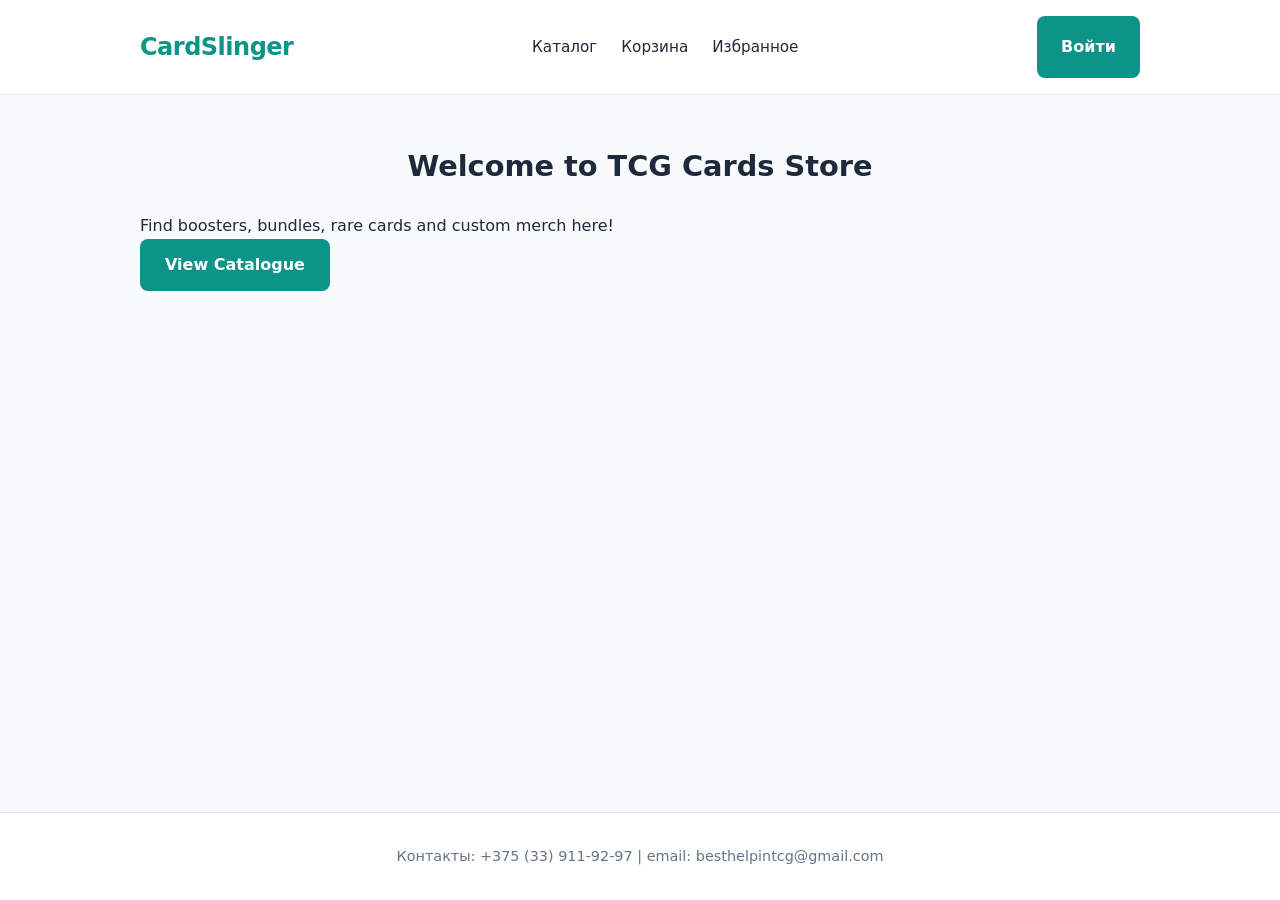
<file: index.html>
<!doctype html>
<html lang="ru">
<head>
    <link rel="icon" href="data:,">
    <meta charset="utf-8" />
    <meta name="viewport" content="width=device-width,initial-scale=1" />
    <title>My Store</title>
    <link rel="stylesheet" href="./css/styles.css">
</head>
<body>
    <header id="main-header">
    <nav class="container nav-bar">
        <div class="logo" onclick="window.location.hash = '#/home'">CardSlinger</div>
        <div class="nav-links">
            <a href="#/catalogue">Каталог</a>
            <a href="#/cart">Корзина</a>
            <a href="#/favorites">Избранное</a>
        </div>
        <div id="auth-zone">
           <a href="#/login" class="button" style="text-decoration: none; display: inline-block; text-align: center; line-height: 2.4;">Войти</a>
        </div>
    </nav>
</header>

    <main id="app-content" class="container">
        
    </main>

    <footer class="main-footer">
        <div class="container">
            <p>Контакты: +375 (33) 911-92-97 | email: besthelpintcg@gmail.com</p>
        </div>
    </footer>

    <script src="./auth.js"></script> 
    <script src="./views.js"></script>
    <script src="./app.js"></script>


    <div id="adminModal" class="modal" style="display:none;">
  <div class="modal-content">
    <span class="close-modal" onclick="closeAdminModal()">&times;</span>
    <h3 id="modalTitle">Edit</h3>
    <form id="modalForm" onsubmit="saveAdminForm(event)">
      <div id="modalFields"></div>
      <button type="submit" class="btn">Save</button>
    </form>
  </div>
</div>
    <div id="customAlertModal" class="modal" style="display:none; position:fixed; top:0; left:0; width:100%; height:100%; background:rgba(0,0,0,0.6); z-index:9999; justify-content:center; align-items:center;">
        <div class="modal-content" style="background:white; padding:25px; border-radius:12px; width:90%; max-width:400px; text-align:center; box-shadow: 0 4px 20px rgba(0,0,0,0.3); border:none;">
            <h3 style="margin-bottom: 12px; color: var(--text-main);">Уведомление</h3>
            <p id="customAlertMessage" style="font-size:1rem; margin-bottom:20px; color:var(--text-muted); line-height:1.5;"></p>
            <button class="btn" onclick="closeCustomAlert()" style="padding:10px 30px; width:100%; border-radius:8px;">OK</button>
        </div>
    </div>
</body>
</html>
</file>
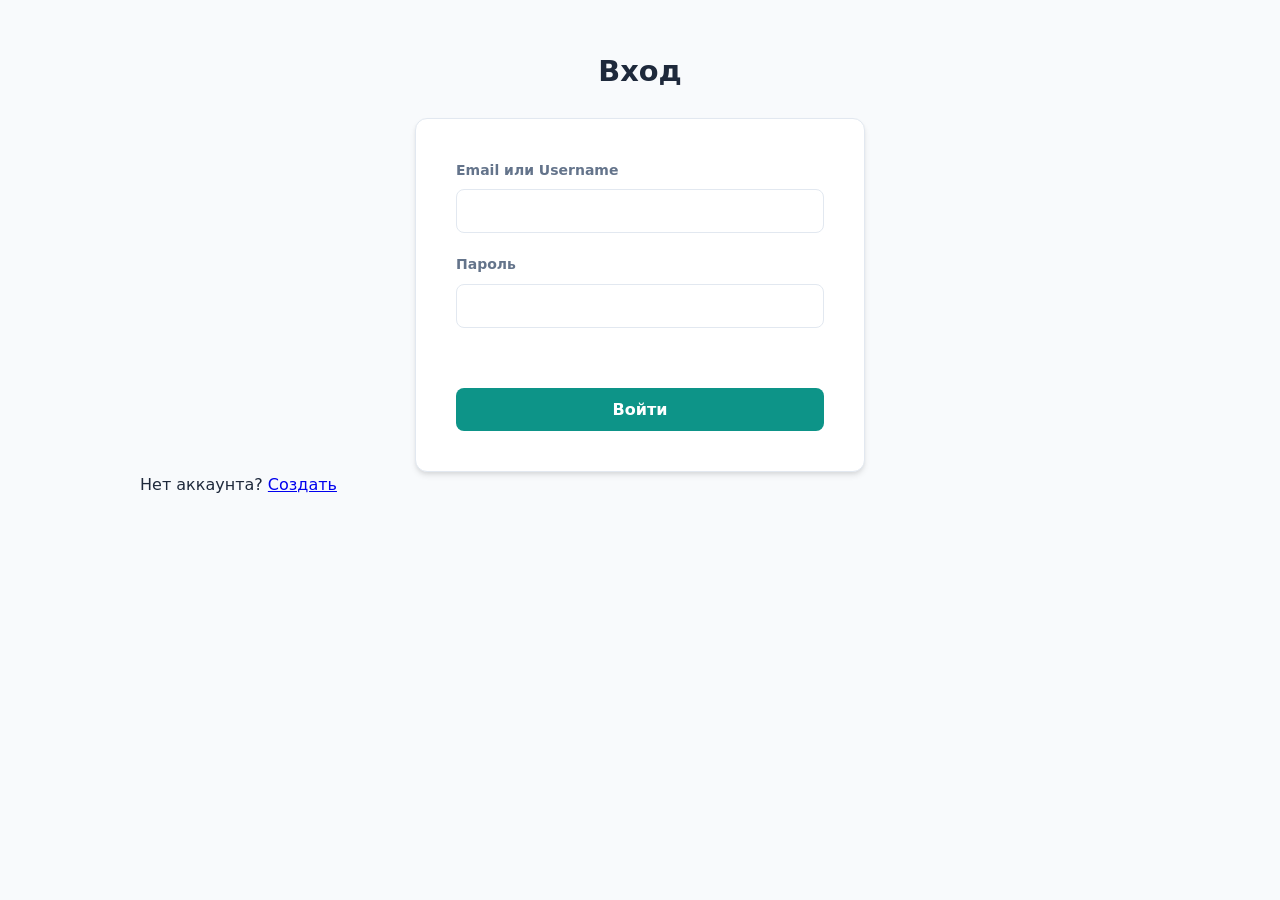
<file: auth-backend/target/classes/static/index.html>
<!doctype html>
<html lang="ru">
<head>
    <meta charset="utf-8" />
    <meta name="viewport" content="width=device-width,initial-scale=1" />
    <title>My SPA Auth</title>
    <link rel="stylesheet" href="/css/styles.css">
</head>
<body>
    <main class="container">
        
        <section id="view-login" class="spa-view">
            <h1>Вход</h1>
            <form id="loginForm" class="card">
                <div class="form-row">
                    <label for="login-email">Email или Username</label>
                    <input id="login-email" type="text" required />
                </div>
                <div class="form-row">
                    <label for="login-password">Пароль</label>
                    <input id="login-password" type="password" required />
                </div>
                <div id="login-message" class="message"></div>
                <button class="button" type="submit">Войти</button>
            </form>
            <p class="footer-links">Нет аккаунта? <a href="#" onclick="router.navigate('register')">Создать</a></p>
        </section>

        <section id="view-register" class="spa-view" style="display:none">
            <h1>Регистрация</h1>
            <form id="registerForm" class="card">
                <div class="form-row">
                    <label for="reg-name">Имя пользователя</label>
                    <input id="reg-name" type="text" required />
                </div>
                <div class="form-row">
                    <label for="reg-email">Email</label>
                    <input id="reg-email" type="email" required />
                </div>
                <div class="form-row">
                    <label for="reg-password">Пароль</label>
                    <input id="reg-password" type="password" minlength="6" required />
                </div>
                <div id="register-message" class="message"></div>
                <button class="button" type="submit">Зарегистрироваться</button>
            </form>
            <p class="footer-links">Уже есть аккаунт? <a href="#" onclick="router.navigate('login')">Войти</a></p>
        </section>

        <section id="view-profile" class="spa-view" style="display:none">
            <h1>Профиль</h1>
            <div id="profile-content" class="card">
                <p>Загрузка данных...</p>
            </div>
            <button id="logoutBtn" class="button secondary">Выйти</button>
        </section>

    </main>

    <script src="/auth.js"></script> 
    <script src="/app.js"></script>
</body>
</html>
</file>
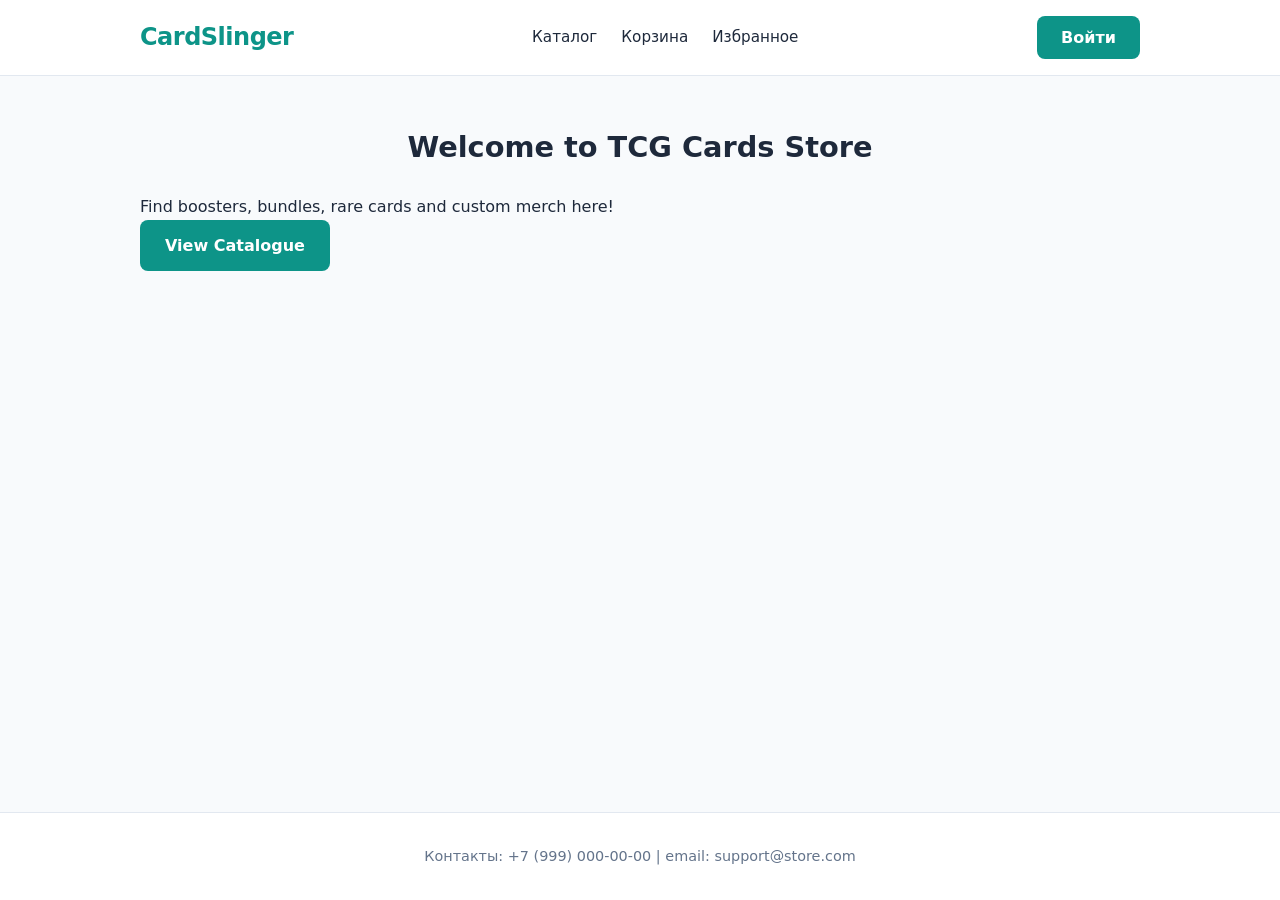
<file: auth-backend/auth-backend/target/classes/static/index.html>
<!doctype html>
<html lang="ru">
<head>
    <link rel="icon" href="data:,">
    <meta charset="utf-8" />
    <meta name="viewport" content="width=device-width,initial-scale=1" />
    <title>My Store</title>
    <link rel="stylesheet" href="./css/styles.css">
</head>
<body>
    <header id="main-header">
    <nav class="container nav-bar">
        <div class="logo" onclick="window.location.hash = 'home'">CardSlinger</div>
        <div class="nav-links">
            <a href="#catalogue">Каталог</a>
            <a href="#cart">Корзина</a>
            <a href="#favorites">Избранное</a>
        </div>
        <div id="auth-zone">
           <a href="#login" class="button" style="text-decoration: none; display: inline-block; text-align: center; line-height: 2.4;">Войти</a>
        </div>
    </nav>
</header>

    <main id="app-content" class="container">
        
    </main>

    <footer class="main-footer">
        <div class="container">
            <p>Контакты: +7 (999) 000-00-00 | email: support@store.com</p>
        </div>
    </footer>

    <script src="./auth.js"></script> 
    <script src="./views.js"></script>
    <script src="./app.js"></script>


    <div id="adminModal" class="modal" style="display:none;">
  <div class="modal-content">
    <span class="close-modal" onclick="closeAdminModal()">&times;</span>
    <h3 id="modalTitle">Edit</h3>
    <form id="modalForm" onsubmit="saveAdminForm(event)">
      <div id="modalFields"></div>
      <button type="submit" class="btn">Save</button>
    </form>
  </div>
</div>
    <div id="customAlertModal" class="modal" style="display:none; position:fixed; top:0; left:0; width:100%; height:100%; background:rgba(0,0,0,0.6); z-index:9999; justify-content:center; align-items:center;">
        <div class="modal-content" style="background:white; padding:25px; border-radius:12px; width:90%; max-width:400px; text-align:center; box-shadow: 0 4px 20px rgba(0,0,0,0.3); border:none;">
            <h3 style="margin-bottom: 12px; color: var(--text-main);">Уведомление</h3>
            <p id="customAlertMessage" style="font-size:1rem; margin-bottom:20px; color:var(--text-muted); line-height:1.5;"></p>
            <button class="btn" onclick="closeCustomAlert()" style="padding:10px 30px; width:100%; border-radius:8px;">OK</button>
        </div>
    </div>
</body>
</html>
</file>
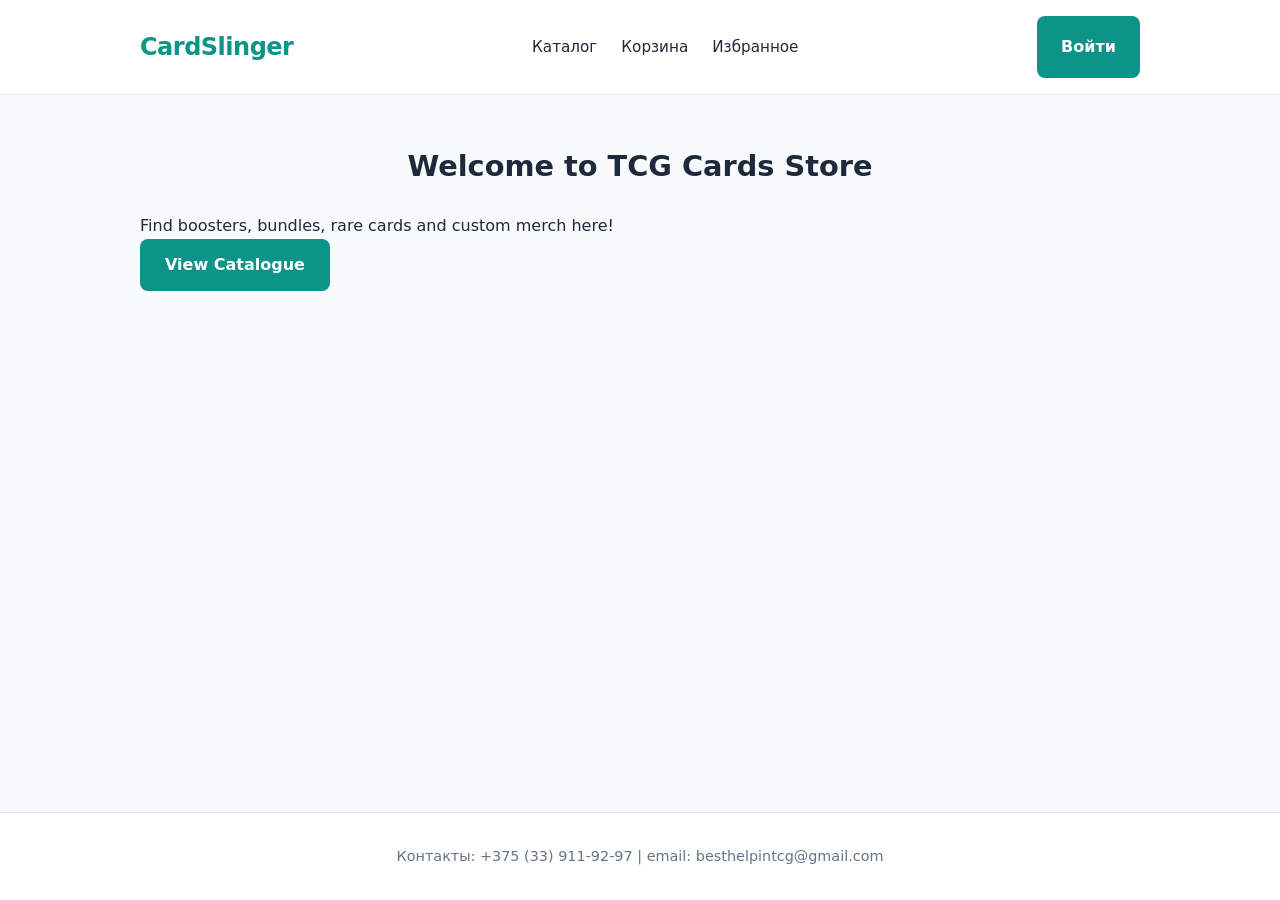
<file: auth-backend/auth-backend/src/main/resources/static/index.html>
<!doctype html>
<html lang="ru">
<head>
    <link rel="icon" href="data:,">
    <meta charset="utf-8" />
    <meta name="viewport" content="width=device-width,initial-scale=1" />
    <title>My Store</title>
    <link rel="stylesheet" href="./css/styles.css">
</head>
<body>
    <header id="main-header">
    <nav class="container nav-bar">
        <div class="logo" onclick="window.location.hash = '#/home'">CardSlinger</div>
        <div class="nav-links">
            <a href="#/catalogue">Каталог</a>
            <a href="#/cart">Корзина</a>
            <a href="#/favorites">Избранное</a>
        </div>
        <div id="auth-zone">
           <a href="#/login" class="button" style="text-decoration: none; display: inline-block; text-align: center; line-height: 2.4;">Войти</a>
        </div>
    </nav>
</header>

    <main id="app-content" class="container">
        
    </main>

    <footer class="main-footer">
        <div class="container">
            <p>Контакты: +375 (33) 911-92-97 | email: besthelpintcg@gmail.com</p>
        </div>
    </footer>

    <script src="./auth.js"></script> 
    <script src="./views.js"></script>
    <script src="./app.js"></script>


    <div id="adminModal" class="modal" style="display:none;">
  <div class="modal-content">
    <span class="close-modal" onclick="closeAdminModal()">&times;</span>
    <h3 id="modalTitle">Edit</h3>
    <form id="modalForm" onsubmit="saveAdminForm(event)">
      <div id="modalFields"></div>
      <button type="submit" class="btn">Save</button>
    </form>
  </div>
</div>
    <div id="customAlertModal" class="modal" style="display:none; position:fixed; top:0; left:0; width:100%; height:100%; background:rgba(0,0,0,0.6); z-index:9999; justify-content:center; align-items:center;">
        <div class="modal-content" style="background:white; padding:25px; border-radius:12px; width:90%; max-width:400px; text-align:center; box-shadow: 0 4px 20px rgba(0,0,0,0.3); border:none;">
            <h3 style="margin-bottom: 12px; color: var(--text-main);">Уведомление</h3>
            <p id="customAlertMessage" style="font-size:1rem; margin-bottom:20px; color:var(--text-muted); line-height:1.5;"></p>
            <button class="btn" onclick="closeCustomAlert()" style="padding:10px 30px; width:100%; border-radius:8px;">OK</button>
        </div>
    </div>
</body>
</html>
</file>
<file: css/styles.css>
:root {    
    --primary-color: #0d9488;      
    --primary-hover: #0f766e;    
    --secondary-bg: #f8fafc;          
    --card-bg: #ffffff;    
    --text-main: #1e293b;    
    --text-muted: #64748b;    
    --danger: #ef4444;    
    --success: #10b981;    
    --border-color: #e2e8f0;    
    --radius: 12px;    
    --shadow: 0 4px 6px -1px rgba(0, 0, 0, 0.1), 0 2px 4px -1px rgba(0, 0, 0, 0.06);    
    --container-width: 1000px;
}
* {    
    box-sizing: border-box;    
    margin: 0;    
    padding: 0;
}
body {    
    font-family: 'Inter', system-ui, -apple-system, sans-serif;    
    background-color: var(--secondary-bg);    
    color: var(--text-main);    
    line-height: 1.6;    
    display: flex;    
    flex-direction: column;    
    min-height: 100vh;
}
header {    
    background-color: var(--card-bg);    
    border-bottom: 1px solid var(--border-color);    
    padding: 1rem 0;    
    position: sticky;    
    top: 0;    
    z-index: 1000;
}
.nav-bar {    
    display: flex;    
    justify-content: space-between;    
    align-items: center;
}
.logo {    
    font-weight: 800;    
    font-size: 1.5rem;    
    color: var(--primary-color);    
    cursor: pointer;    
    letter-spacing: -0.5px;
}
.nav-links {    
    display: flex;    
    gap: 1.5rem;
}
.nav-links a {    
    text-decoration: none;    
    color: var(--text-main);    
    font-weight: 500;    
    font-size: 0.95rem;    
    transition: color 0.2s;
}
.nav-links a:hover {    
    color: var(--primary-color);
}
.container {    
    width: 90%;    
    max-width: var(--container-width);    
    margin: 0 auto;
}
main {    
    flex-grow: 1;    
    padding: 3rem 0;
}
.card {    
    background: var(--card-bg);    
    padding: 2.5rem;    
    border-radius: var(--radius);    
    box-shadow: var(--shadow);    
    border: 1px solid var(--border-color);    
    max-width: 450px;    
    margin: 0 auto;
}
h1 {    
    margin-bottom: 1.5rem;    
    font-size: 1.8rem;    
    text-align: center;
}
.form-row {    
    margin-bottom: 1.25rem;    
    display: flex;    
    flex-direction: column;
}
label {    
    font-size: 0.875rem;    
    font-weight: 600;    
    margin-bottom: 0.5rem;    
    color: var(--text-muted);
}
input, select, textarea {    
    padding: 0.75rem 1rem;    
    border: 1px solid var(--border-color);    
    border-radius: 8px;    
    font-size: 1rem;    
    transition: all 0.2s;
}
input:focus, select:focus, textarea:focus {    
    outline: none;    
    border-color: var(--primary-color);    
    box-shadow: 0 0 0 3px rgba(13, 148, 136, 0.15);
}
.button {    
    display: block;    
    width: 100%;    
    padding: 0.75rem 1.5rem;    
    background-color: var(--primary-color);    
    color: white;    
    border: none;    
    border-radius: 8px;    
    font-size: 1rem;    
    font-weight: 600;    
    cursor: pointer;    
    transition: background-color 0.2s, transform 0.1s;
}
.button:hover {    
    background-color: var(--primary-hover);
}
.button:active {
    transform: scale(0.98);
}
.button.secondary {    
    background-color: transparent;    
    color: var(--primary-color);    
    border: 1px solid var(--primary-color);
}
.button.secondary:hover {    
    background-color: rgba(13, 148, 136, 0.05);
}
.message {    
    margin: 1rem 0;    
    padding: 0.75rem;    
    border-radius: 6px;    
    font-size: 0.9rem;    
    text-align: center;
}
.message.error {    
    background-color: #fef2f2;    
    color: var(--danger);    
    border: 1px solid #fee2e2;
}
.main-footer {    
    background-color: var(--card-bg);    
    border-top: 1px solid var(--border-color);    
    padding: 2rem 0;    
    color: var(--text-muted);    
    font-size: 0.9rem;    
    text-align: center;
}

/* Carousel */
.carousel-container {  
    width: 100%;  
    height: 200px;  
    overflow: hidden;  
    position: relative;  
    background: #1e1e24;  
    margin-bottom: 20px;  
    border-radius: 8px;
}
.carousel-slide {  
    width: 100%;  
    height: 100%;  
    display: none;  
    position: absolute;  
    cursor: pointer;
}
.carousel-slide.active {  
    display: flex;  
    align-items: center;  
    justify-content: space-around;  
    padding: 20px;
}
.carousel-img {  
    height: 160px;  
    object-fit: contain;
}
.carousel-info {  
    color: #fff;
}

/* Catalogue */
.catalogue-layout {  
    display: flex;  
    gap: 20px;
}
.filters-sidebar {  
    width: 250px;  
    background: #f1f5f9;  
    padding: 20px;  
    border-radius: var(--radius);  
    height: fit-content;  
    border: 1px solid var(--border-color);
}
.items-grid {  
    display: grid;  
    grid-template-columns: repeat(4, 1fr);  
    gap: 20px;  
    flex: 1;
}
.product-card {  
    border: 1px solid var(--border-color);  
    border-radius: var(--radius);  
    padding: 15px;  
    text-align: center;  
    background: white;  
    cursor: pointer;  
    transition: transform 0.2s, box-shadow 0.2s;  
    box-shadow: 0 2px 4px rgba(0,0,0,0.02);
}
.product-card:hover {  
    transform: translateY(-5px);  
    box-shadow: var(--shadow);
}
.product-card img {  
    max-width: 100%;  
    height: 150px;  
    object-fit: contain;
}

/* List layout */
.list-item-row {  
    display: flex;  
    align-items: center;  
    border-bottom: 1px solid var(--border-color);  
    padding: 15px 0;
}
.list-item-left {  
    width: 120px;
}
.list-item-left img {  
    width: 100px;  
    height: 100px;  
    object-fit: contain;
}
.list-item-right {  
    flex: 1;  
    padding-left: 20px;  
    display: flex;  
    justify-content: space-between;  
    align-items: center;
}

/* Admin & Modals */
.admin-tabs {  
    display: flex;  
    gap: 10px;  
    margin-bottom: 20px;
}
.tab-btn {  
    padding: 10px 20px;  
    cursor: pointer;  
    border: 1px solid var(--border-color);  
    background: #e2e8f0;  
    font-weight: 600;  
    border-radius: 8px;  
    color: var(--text-main);  
    transition: all 0.2s;
}
.tab-btn.active {  
    background: var(--primary-color);  
    color: white;  
    border-color: var(--primary-color);
}
.modal {  
    position: fixed;  
    top: 0; left: 0; width: 100%; height: 100%;  
    background: rgba(0,0,0,0.5);  
    display: flex; justify-content: center; align-items: center;  
    z-index: 1000;
}
.modal-content {  
    background: white; padding: 25px; border-radius: var(--radius); width: 500px; position: relative;  
    border: 1px solid var(--border-color);
}
.close-modal {  
    position: absolute; right: 15px; top: 10px; cursor: pointer; font-size: 24px;  
    color: var(--text-muted);
}
.form-group {  
    margin-bottom: 15px;
}
.form-group label {  
    display: block; margin-bottom: 5px;
}
.favorite-btn {    
    background: var(--danger);    
    border: none;    
    padding: 0.5rem 1rem;    
    cursor: pointer;    
    display: inline-flex;    
    align-items: center;    
    justify-content: center;    
    transition: all 0.2s ease;
    color: white;
    font-size: 0.875rem;
    font-weight: 600;
    border-radius: 8px;
}
.favorite-btn:hover {    
    background: #dc2626;    
    transform: translateY(-2px);
}
.favorite-btn.active {
    background: #991b1b;
}
.favorite-btn svg {    
    width: 24px;    
    height: 24px;    
    fill: none;     
    stroke: white;    
    stroke-width: 2;    
    transition: fill 0.3s ease, stroke 0.3s ease;
    margin-right: 4px;
}
.favorite-btn.active svg {    
    fill: white;     
    stroke: white; 
}

/* Button styles */
button, .btn, .btn-sm, .btn-danger, .list-item-right button, .table button {
    font-family: 'Inter', system-ui, -apple-system, sans-serif;
    font-weight: 600;
    cursor: pointer;
    border-radius: 8px;
    border: 1px solid transparent;
    transition: all 0.2s ease, transform 0.1s;
    outline: none;
    display: inline-flex;
    align-items: center;
    justify-content: center;
}
button:active, .btn:active, .btn-sm:active, .list-item-right button:active {
    transform: scale(0.96);
}
.btn {
    padding: 0.75rem 1.5rem;
    background-color: var(--primary-color);
    color: white;
    font-size: 1rem;
}
.btn:hover {
    background-color: var(--primary-hover);
}
.btn-sm {
    padding: 0.5rem 1rem;
    background-color: var(--primary-color);
    color: white;
    font-size: 0.875rem;
}
.btn-sm:hover {
    background-color: var(--primary-hover);
}
.list-item-right button, .table button {
    padding: 0.4rem 0.8rem;
    font-size: 0.9rem;
    background-color: #e2e8f0;
    color: var(--text-main);
    border: 1px solid var(--border-color);
}
.list-item-right button:hover, .table button:hover {
    background-color: #cbd5e1;
}
.btn-danger, .table .btn-danger, .list-item-right .btn-danger {
    background-color: var(--danger);
    color: white;
    border: none;
}
.btn-danger:hover, .table .btn-danger:hover, .list-item-right .btn-danger:hover {
    background-color: #dc2626;
}
.favorite-page-heart {
    display: flex;
    align-items: center;
    justify-content: center;
    width: 100px;
    height: 100px;
    background: #fff1f2;
    border-radius: var(--radius);
}
.table {
    width: 100%;
    margin-top: 10px;
}
.table th, .table td {
    padding: 12px;
    border-bottom: 1px solid var(--border-color);
}

/* Mobile responsive styles */
@media (max-width: 640px) {    
    .nav-bar {        
        flex-direction: column;        
        gap: 1rem;    
    }        
    .nav-links {        
        gap: 1rem;        
        flex-wrap: wrap;        
        justify-content: center;    
    }    
    main {        
        padding: 1.5rem 0;    
    }

    /* Carousel */
    .carousel-slide.active {
        flex-direction: column;
        text-align: center;
        padding: 15px;
    }
    .carousel-img {
        height: 120px;
        margin-bottom: 10px;
    }

    /* Catalogue & Sidebar */
    .catalogue-layout {
        flex-direction: column;
    }
    .filters-sidebar {
        width: 100%;
        margin-bottom: 1rem;
    }
    .items-grid {
        grid-template-columns: repeat(2, 1fr);
        gap: 15px;
    }

    /* Cart & Favorites List */
    .list-item-row {
        flex-direction: column;
        text-align: center;
        gap: 15px;
    }
    .list-item-left {
        width: 100%;
        display: flex;
        justify-content: center;
    }
    .list-item-right {
        padding-left: 0;
        flex-direction: column;
        gap: 15px;
        width: 100%;
    }

    /* Admin Tabs */
    .admin-tabs {
        flex-wrap: wrap;
        justify-content: center;
    }
    .tab-btn {
        flex: 1 1 45%;
        text-align: center;
    }

    /* Modals */
    .modal-content {
        width: 95%;
        padding: 20px;
    }

    /* Tables */
    .table {
        display: block;
        overflow-x: auto;
        white-space: nowrap;
    }
}

@media (max-width: 480px) {
    /* Narrow phones */
    .items-grid {
        grid-template-columns: 1fr;
    }
    .tab-btn {
        flex: 1 1 100%;
    }
}
</file>
<file: auth-backend/auth-backend/target/classes/static/css/styles.css>
:root {        --primary-color: #0d9488;          --primary-hover: #0f766e;        --secondary-bg: #f8fafc;              --card-bg: #ffffff;        --text-main: #1e293b;        --text-muted: #64748b;        --danger: #ef4444;        --success: #10b981;        --border-color: #e2e8f0;        --radius: 12px;        --shadow: 0 4px 6px -1px rgba(0, 0, 0, 0.1), 0 2px 4px -1px rgba(0, 0, 0, 0.06);        --container-width: 1000px;}* {        box-sizing: border-box;        margin: 0;        padding: 0;}body {        font-family: 'Inter', system-ui, -apple-system, sans-serif;        background-color: var(--secondary-bg);        color: var(--text-main);        line-height: 1.6;        display: flex;        flex-direction: column;        min-height: 100vh;}header {        background-color: var(--card-bg);        border-bottom: 1px solid var(--border-color);        padding: 1rem 0;        position: sticky;        top: 0;        z-index: 1000;}.nav-bar {        display: flex;        justify-content: space-between;        align-items: center;}.logo {        font-weight: 800;        font-size: 1.5rem;        color: var(--primary-color);        cursor: pointer;        letter-spacing: -0.5px;}.nav-links {        display: flex;        gap: 1.5rem;}.nav-links a {        text-decoration: none;        color: var(--text-main);        font-weight: 500;        font-size: 0.95rem;        transition: color 0.2s;}.nav-links a:hover {        color: var(--primary-color);}.container {        width: 90%;        max-width: var(--container-width);        margin: 0 auto;}main {        flex-grow: 1;        padding: 3rem 0;}.card {        background: var(--card-bg);        padding: 2.5rem;        border-radius: var(--radius);        box-shadow: var(--shadow);        border: 1px solid var(--border-color);        max-width: 450px;        margin: 0 auto;}h1 {        margin-bottom: 1.5rem;        font-size: 1.8rem;        text-align: center;}.form-row {        margin-bottom: 1.25rem;        display: flex;        flex-direction: column;}label {        font-size: 0.875rem;        font-weight: 600;        margin-bottom: 0.5rem;        color: var(--text-muted);}input, select, textarea {        padding: 0.75rem 1rem;        border: 1px solid var(--border-color);        border-radius: 8px;        font-size: 1rem;        transition: all 0.2s;}input:focus, select:focus, textarea:focus {        outline: none;        border-color: var(--primary-color);        box-shadow: 0 0 0 3px rgba(13, 148, 136, 0.15);}.button {        display: block;        width: 100%;        padding: 0.75rem 1.5rem;        background-color: var(--primary-color);        color: white;        border: none;        border-radius: 8px;        font-size: 1rem;        font-weight: 600;        cursor: pointer;        transition: background-color 0.2s, transform 0.1s;}.button:hover {        background-color: var(--primary-hover);}.button:active {    transform: scale(0.98);}.button.secondary {        background-color: transparent;        color: var(--primary-color);        border: 1px solid var(--primary-color);}.button.secondary:hover {        background-color: rgba(13, 148, 136, 0.05);}.message {        margin: 1rem 0;        padding: 0.75rem;        border-radius: 6px;        font-size: 0.9rem;        text-align: center;}.message.error {        background-color: #fef2f2;        color: var(--danger);        border: 1px solid #fee2e2;}.main-footer {        background-color: var(--card-bg);        border-top: 1px solid var(--border-color);        padding: 2rem 0;        color: var(--text-muted);        font-size: 0.9rem;        text-align: center;}@media (max-width: 640px) {        .nav-bar {                flex-direction: column;                gap: 1rem;        }            .nav-links {                gap: 1rem;                flex-wrap: wrap;                justify-content: center;        }        main {                padding: 1.5rem 0;        }}/* --- Carousel Style --- */.carousel-container {      width: 100%;      height: 200px;      overflow: hidden;      position: relative;      background: #1e1e24;      margin-bottom: 20px;      border-radius: 8px;}.carousel-slide {      width: 100%;      height: 100%;      display: none;      position: absolute;      cursor: pointer;}.carousel-slide.active {      display: flex;      align-items: center;      justify-content: space-around;      padding: 20px;}.carousel-img {      height: 160px;      object-fit: contain;}.carousel-info {      color: #fff;}/* --- Catalogue Grid Style --- */.catalogue-layout {      display: flex;      gap: 20px;}.filters-sidebar {      width: 250px;      background: #f1f5f9;      padding: 20px;      border-radius: var(--radius);      height: fit-content;      border: 1px solid var(--border-color);}.items-grid {      display: grid;      grid-template-columns: repeat(4, 1fr);      gap: 20px;      flex: 1;}.product-card {      border: 1px solid var(--border-color);      border-radius: var(--radius);      padding: 15px;      text-align: center;      background: white;      cursor: pointer;      transition: transform 0.2s, box-shadow 0.2s;      box-shadow: 0 2px 4px rgba(0,0,0,0.02);}.product-card:hover {      transform: translateY(-5px);      box-shadow: var(--shadow);}.product-card img {      max-width: 100%;      height: 150px;      object-fit: contain;}/* --- Cart & Favorites Row Layout --- */.list-item-row {      display: flex;      align-items: center;      border-bottom: 1px solid var(--border-color);      padding: 15px 0;}.list-item-left {      width: 120px;}.list-item-left img {      width: 100px;      height: 100px;      object-fit: contain;}.list-item-right {      flex: 1;      padding-left: 20px;      display: flex;      justify-content: space-between;      align-items: center;}/* --- Admin Tabs & Modals --- */.admin-tabs {      display: flex;      gap: 10px;      margin-bottom: 20px;}.tab-btn {      padding: 10px 20px;      cursor: pointer;      border: 1px solid var(--border-color);      background: #e2e8f0;      font-weight: 600;      border-radius: 8px;      color: var(--text-main);      transition: all 0.2s;}.tab-btn.active {      background: var(--primary-color);      color: white;      border-color: var(--primary-color);}.modal {      position: fixed;      top: 0; left: 0; width: 100%; height: 100%;      background: rgba(0,0,0,0.5);      display: flex; justify-content: center; align-items: center;      z-index: 1000;}.modal-content {      background: white; padding: 25px; border-radius: var(--radius); width: 500px; position: relative;      border: 1px solid var(--border-color);}.close-modal {      position: absolute; right: 15px; top: 10px; cursor: pointer; font-size: 24px;      color: var(--text-muted);}.form-group {      margin-bottom: 15px;}.form-group label {      display: block; margin-bottom: 5px;}.favorite-btn {        background: transparent;        border: none;        padding: 6px;        cursor: pointer;        display: inline-flex;        align-items: center;        justify-content: center;        transition: transform 0.2s ease;}.favorite-btn:hover {        transform: scale(1.15);        background: transparent;}.favorite-btn svg {        width: 24px;        height: 24px;        fill: none;         stroke: var(--text-muted, #64748b);        stroke-width: 2;        transition: fill 0.3s ease, stroke 0.3s ease;}.favorite-btn.active svg {        fill: var(--danger, #ef4444);         stroke: var(--danger, #ef4444); }/* --- СТИЛИЗАЦИЯ ВСЕХ ОСТАЛЬНЫХ СТОКОВЫХ КНОПОК ПО САЙТУ --- */button, .btn, .btn-sm, .btn-danger, .list-item-right button, .table button {    font-family: 'Inter', system-ui, -apple-system, sans-serif;    font-weight: 600;    cursor: pointer;    border-radius: 8px;    border: 1px solid transparent;    transition: all 0.2s ease, transform 0.1s;    outline: none;    display: inline-flex;    align-items: center;    justify-content: center;}button:active, .btn:active, .btn-sm:active, .list-item-right button:active {    transform: scale(0.96);}.btn {    padding: 0.75rem 1.5rem;    background-color: var(--primary-color);    color: white;    font-size: 1rem;}.btn:hover {    background-color: var(--primary-hover);}.btn-sm {    padding: 0.5rem 1rem;    background-color: var(--primary-color);    color: white;    font-size: 0.875rem;}.btn-sm:hover {    background-color: var(--primary-hover);}.list-item-right button, .table button {    padding: 0.4rem 0.8rem;    font-size: 0.9rem;    background-color: #e2e8f0;    color: var(--text-main);    border: 1px solid var(--border-color);}.list-item-right button:hover, .table button:hover {    background-color: #cbd5e1;}.btn-danger, .table .btn-danger, .list-item-right .btn-danger {    background-color: var(--danger);    color: white;    border: none;}.btn-danger:hover, .table .btn-danger:hover, .list-item-right .btn-danger:hover {    background-color: #dc2626;}.favorite-page-heart {    display: flex;    align-items: center;    justify-content: center;    width: 100px;    height: 100px;    background: #fff1f2;    border-radius: var(--radius);}.table {    width: 100%;    margin-top: 10px;}.table th, .table td {    padding: 12px;    border-bottom: 1px solid var(--border-color);}
</file>
<file: auth-backend/auth-backend/src/main/resources/static/css/styles.css>
:root {        --primary-color: #0d9488;          --primary-hover: #0f766e;        --secondary-bg: #f8fafc;              --card-bg: #ffffff;        --text-main: #1e293b;        --text-muted: #64748b;        --danger: #ef4444;        --success: #10b981;        --border-color: #e2e8f0;        --radius: 12px;        --shadow: 0 4px 6px -1px rgba(0, 0, 0, 0.1), 0 2px 4px -1px rgba(0, 0, 0, 0.06);        --container-width: 1000px;}* {        box-sizing: border-box;        margin: 0;        padding: 0;}body {        font-family: 'Inter', system-ui, -apple-system, sans-serif;        background-color: var(--secondary-bg);        color: var(--text-main);        line-height: 1.6;        display: flex;        flex-direction: column;        min-height: 100vh;}header {        background-color: var(--card-bg);        border-bottom: 1px solid var(--border-color);        padding: 1rem 0;        position: sticky;        top: 0;        z-index: 1000;}.nav-bar {        display: flex;        justify-content: space-between;        align-items: center;}.logo {        font-weight: 800;        font-size: 1.5rem;        color: var(--primary-color);        cursor: pointer;        letter-spacing: -0.5px;}.nav-links {        display: flex;        gap: 1.5rem;}.nav-links a {        text-decoration: none;        color: var(--text-main);        font-weight: 500;        font-size: 0.95rem;        transition: color 0.2s;}.nav-links a:hover {        color: var(--primary-color);}.container {        width: 90%;        max-width: var(--container-width);        margin: 0 auto;}main {        flex-grow: 1;        padding: 3rem 0;}.card {        background: var(--card-bg);        padding: 2.5rem;        border-radius: var(--radius);        box-shadow: var(--shadow);        border: 1px solid var(--border-color);        max-width: 450px;        margin: 0 auto;}h1 {        margin-bottom: 1.5rem;        font-size: 1.8rem;        text-align: center;}.form-row {        margin-bottom: 1.25rem;        display: flex;        flex-direction: column;}label {        font-size: 0.875rem;        font-weight: 600;        margin-bottom: 0.5rem;        color: var(--text-muted);}input, select, textarea {        padding: 0.75rem 1rem;        border: 1px solid var(--border-color);        border-radius: 8px;        font-size: 1rem;        transition: all 0.2s;}input:focus, select:focus, textarea:focus {        outline: none;        border-color: var(--primary-color);        box-shadow: 0 0 0 3px rgba(13, 148, 136, 0.15);}.button {        display: block;        width: 100%;        padding: 0.75rem 1.5rem;        background-color: var(--primary-color);        color: white;        border: none;        border-radius: 8px;        font-size: 1rem;        font-weight: 600;        cursor: pointer;        transition: background-color 0.2s, transform 0.1s;}.button:hover {        background-color: var(--primary-hover);}.button:active {    transform: scale(0.98);}.button.secondary {        background-color: transparent;        color: var(--primary-color);        border: 1px solid var(--primary-color);}.button.secondary:hover {        background-color: rgba(13, 148, 136, 0.05);}.message {        margin: 1rem 0;        padding: 0.75rem;        border-radius: 6px;        font-size: 0.9rem;        text-align: center;}.message.error {        background-color: #fef2f2;        color: var(--danger);        border: 1px solid #fee2e2;}.main-footer {        background-color: var(--card-bg);        border-top: 1px solid var(--border-color);        padding: 2rem 0;        color: var(--text-muted);        font-size: 0.9rem;        text-align: center;}/* Carousel */.carousel-container {      width: 100%;      height: 200px;      overflow: hidden;      position: relative;      background: #1e1e24;      margin-bottom: 20px;      border-radius: 8px;}.carousel-slide {      width: 100%;      height: 100%;      display: none;      position: absolute;      cursor: pointer;}.carousel-slide.active {      display: flex;      align-items: center;      justify-content: space-around;      padding: 20px;}.carousel-img {      height: 160px;      object-fit: contain;}.carousel-info {      color: #fff;}/* Catalogue */.catalogue-layout {      display: flex;      gap: 20px;}.filters-sidebar {      width: 250px;      background: #f1f5f9;      padding: 20px;      border-radius: var(--radius);      height: fit-content;      border: 1px solid var(--border-color);}.items-grid {      display: grid;      grid-template-columns: repeat(4, 1fr);      gap: 20px;      flex: 1;}.product-card {      border: 1px solid var(--border-color);      border-radius: var(--radius);      padding: 15px;      text-align: center;      background: white;      cursor: pointer;      transition: transform 0.2s, box-shadow 0.2s;      box-shadow: 0 2px 4px rgba(0,0,0,0.02);}.product-card:hover {      transform: translateY(-5px);      box-shadow: var(--shadow);}.product-card img {      max-width: 100%;      height: 150px;      object-fit: contain;}/* List layout */.list-item-row {      display: flex;      align-items: center;      border-bottom: 1px solid var(--border-color);      padding: 15px 0;}.list-item-left {      width: 120px;}.list-item-left img {      width: 100px;      height: 100px;      object-fit: contain;}.list-item-right {      flex: 1;      padding-left: 20px;      display: flex;      justify-content: space-between;      align-items: center;}/* Admin & Modals */.admin-tabs {      display: flex;      gap: 10px;      margin-bottom: 20px;}.tab-btn {      padding: 10px 20px;      cursor: pointer;      border: 1px solid var(--border-color);      background: #e2e8f0;      font-weight: 600;      border-radius: 8px;      color: var(--text-main);      transition: all 0.2s;}.tab-btn.active {      background: var(--primary-color);      color: white;      border-color: var(--primary-color);}.modal {      position: fixed;      top: 0; left: 0; width: 100%; height: 100%;      background: rgba(0,0,0,0.5);      display: flex; justify-content: center; align-items: center;      z-index: 1000;}.modal-content {      background: white; padding: 25px; border-radius: var(--radius); width: 500px; position: relative;      border: 1px solid var(--border-color);}.close-modal {      position: absolute; right: 15px; top: 10px; cursor: pointer; font-size: 24px;      color: var(--text-muted);}.form-group {      margin-bottom: 15px;}.form-group label {      display: block; margin-bottom: 5px;}.favorite-btn {        background: var(--danger);        border: none;        padding: 0.5rem 1rem;        cursor: pointer;        display: inline-flex;        align-items: center;        justify-content: center;        transition: all 0.2s ease;    color: white;    font-size: 0.875rem;    font-weight: 600;    border-radius: 8px;}.favorite-btn:hover {        background: #dc2626;        transform: translateY(-2px);}.favorite-btn.active {    background: #991b1b;}.favorite-btn svg {        width: 24px;        height: 24px;        fill: none;         stroke: white;        stroke-width: 2;        transition: fill 0.3s ease, stroke 0.3s ease;    margin-right: 4px;}.favorite-btn.active svg {        fill: white;         stroke: white; }/* Button styles */button, .btn, .btn-sm, .btn-danger, .list-item-right button, .table button {    font-family: 'Inter', system-ui, -apple-system, sans-serif;    font-weight: 600;    cursor: pointer;    border-radius: 8px;    border: 1px solid transparent;    transition: all 0.2s ease, transform 0.1s;    outline: none;    display: inline-flex;    align-items: center;    justify-content: center;}button:active, .btn:active, .btn-sm:active, .list-item-right button:active {    transform: scale(0.96);}.btn {    padding: 0.75rem 1.5rem;    background-color: var(--primary-color);    color: white;    font-size: 1rem;}.btn:hover {    background-color: var(--primary-hover);}.btn-sm {    padding: 0.5rem 1rem;    background-color: var(--primary-color);    color: white;    font-size: 0.875rem;}.btn-sm:hover {    background-color: var(--primary-hover);}.list-item-right button, .table button {    padding: 0.4rem 0.8rem;    font-size: 0.9rem;    background-color: #e2e8f0;    color: var(--text-main);    border: 1px solid var(--border-color);}.list-item-right button:hover, .table button:hover {    background-color: #cbd5e1;}.btn-danger, .table .btn-danger, .list-item-right .btn-danger {    background-color: var(--danger);    color: white;    border: none;}.btn-danger:hover, .table .btn-danger:hover, .list-item-right .btn-danger:hover {    background-color: #dc2626;}.favorite-page-heart {    display: flex;    align-items: center;    justify-content: center;    width: 100px;    height: 100px;    background: #fff1f2;    border-radius: var(--radius);}.table {    width: 100%;    margin-top: 10px;}.table th, .table td {    padding: 12px;    border-bottom: 1px solid var(--border-color);}/* Mobile responsive styles */@media (max-width: 640px) {        .nav-bar {                flex-direction: column;                gap: 1rem;        }            .nav-links {                gap: 1rem;                flex-wrap: wrap;                justify-content: center;        }        main {                padding: 1.5rem 0;        }    /* Carousel */    .carousel-slide.active {        flex-direction: column;        text-align: center;        padding: 15px;    }    .carousel-img {        height: 120px;        margin-bottom: 10px;    }    /* Catalogue & Sidebar */    .catalogue-layout {        flex-direction: column;    }    .filters-sidebar {        width: 100%;        margin-bottom: 1rem;    }    .items-grid {        grid-template-columns: repeat(2, 1fr);        gap: 15px;    }    /* Cart & Favorites List */    .list-item-row {        flex-direction: column;        text-align: center;        gap: 15px;    }    .list-item-left {        width: 100%;        display: flex;        justify-content: center;    }    .list-item-right {        padding-left: 0;        flex-direction: column;        gap: 15px;        width: 100%;    }    /* Admin Tabs */    .admin-tabs {        flex-wrap: wrap;        justify-content: center;    }    .tab-btn {        flex: 1 1 45%;        text-align: center;    }    /* Modals */    .modal-content {        width: 95%;        padding: 20px;    }    /* Tables */    .table {        display: block;        overflow-x: auto;        white-space: nowrap;    }}@media (max-width: 480px) {    /* Narrow phones */    .items-grid {        grid-template-columns: 1fr;    }    .tab-btn {        flex: 1 1 100%;    }}
</file>
